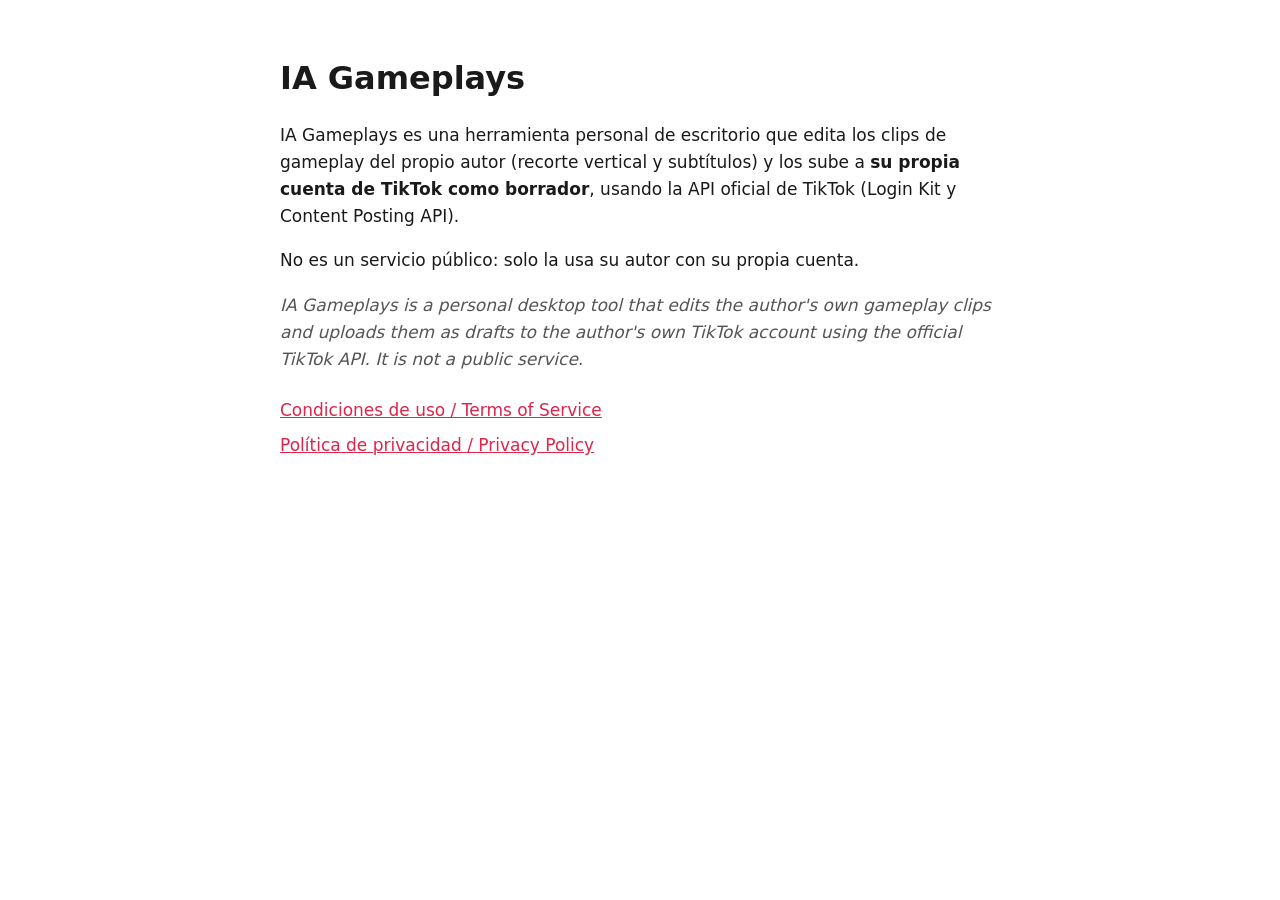
<file: index.html>
<!doctype html>
<html lang="es">
<head>
<meta charset="utf-8">
<meta name="viewport" content="width=device-width, initial-scale=1">
<title>IA Gameplays</title>
<link rel="stylesheet" href="estilo.css">
</head>
<body>
<main>
  <h1>IA Gameplays</h1>
  <p>IA Gameplays es una herramienta personal de escritorio que edita los clips de gameplay del propio autor
  (recorte vertical y subtítulos) y los sube a <strong>su propia cuenta de TikTok como borrador</strong>,
  usando la API oficial de TikTok (Login Kit y Content Posting API).</p>
  <p>No es un servicio público: solo la usa su autor con su propia cuenta.</p>
  <p lang="en"><em>IA Gameplays is a personal desktop tool that edits the author's own gameplay clips and uploads
  them as drafts to the author's own TikTok account using the official TikTok API. It is not a public service.</em></p>
  <nav>
    <a href="terminos.html">Condiciones de uso / Terms of Service</a>
    <a href="privacidad.html">Política de privacidad / Privacy Policy</a>
  </nav>
</main>
</body>
</html>
</file>
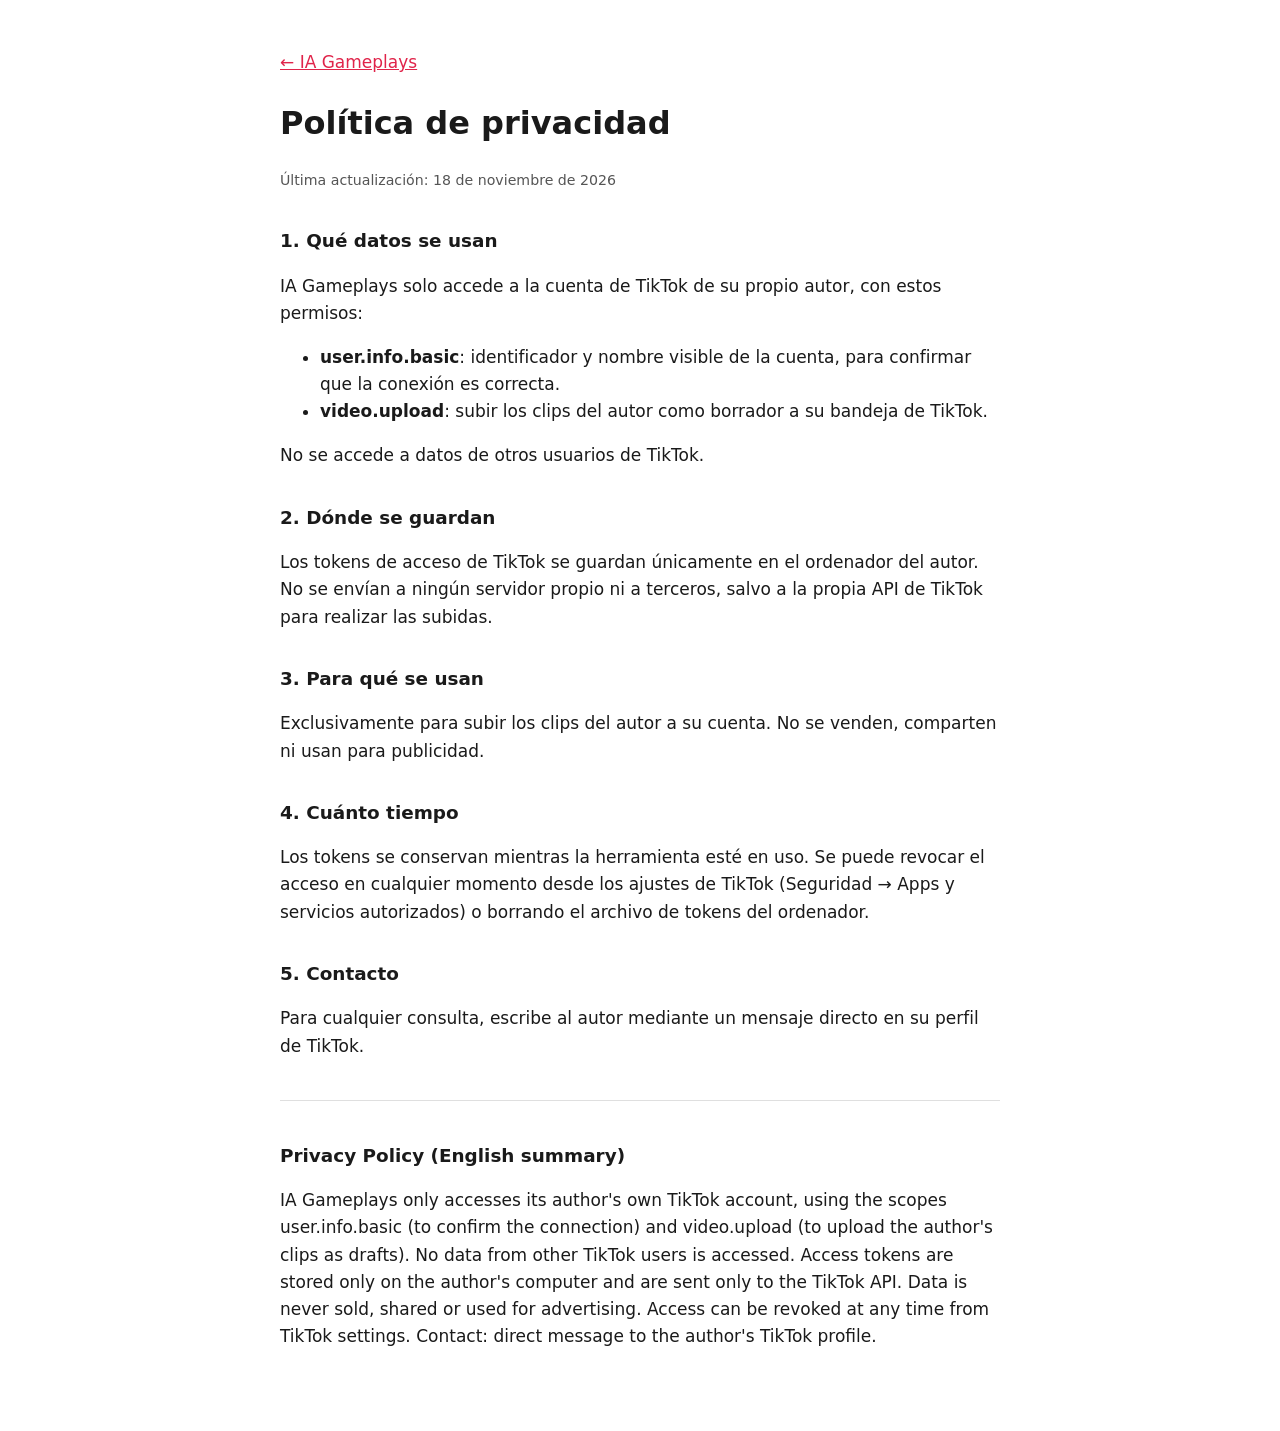
<file: privacidad.html>
<!doctype html>
<html lang="es">
<head>
<meta charset="utf-8">
<meta name="viewport" content="width=device-width, initial-scale=1">
<title>Política de privacidad – IA Gameplays</title>
<link rel="stylesheet" href="estilo.css">
</head>
<body>
<main>
  <p><a href="index.html">← IA Gameplays</a></p>
  <h1>Política de privacidad</h1>
  <p><small>Última actualización: 18 de noviembre de 2026</small></p>

  <h2>1. Qué datos se usan</h2>
  <p>IA Gameplays solo accede a la cuenta de TikTok de su propio autor, con estos permisos:</p>
  <ul>
    <li><strong>user.info.basic</strong>: identificador y nombre visible de la cuenta, para confirmar que la conexión es correcta.</li>
    <li><strong>video.upload</strong>: subir los clips del autor como borrador a su bandeja de TikTok.</li>
  </ul>
  <p>No se accede a datos de otros usuarios de TikTok.</p>

  <h2>2. Dónde se guardan</h2>
  <p>Los tokens de acceso de TikTok se guardan únicamente en el ordenador del autor. No se envían a ningún servidor propio
  ni a terceros, salvo a la propia API de TikTok para realizar las subidas.</p>

  <h2>3. Para qué se usan</h2>
  <p>Exclusivamente para subir los clips del autor a su cuenta. No se venden, comparten ni usan para publicidad.</p>

  <h2>4. Cuánto tiempo</h2>
  <p>Los tokens se conservan mientras la herramienta esté en uso. Se puede revocar el acceso en cualquier momento desde
  los ajustes de TikTok (Seguridad → Apps y servicios autorizados) o borrando el archivo de tokens del ordenador.</p>

  <h2>5. Contacto</h2>
  <p>Para cualquier consulta, escribe al autor mediante un mensaje directo en su perfil de TikTok.</p>

  <hr>
  <h2 lang="en">Privacy Policy (English summary)</h2>
  <p lang="en">IA Gameplays only accesses its author's own TikTok account, using the scopes user.info.basic (to confirm the connection)
  and video.upload (to upload the author's clips as drafts). No data from other TikTok users is accessed. Access tokens are stored only
  on the author's computer and are sent only to the TikTok API. Data is never sold, shared or used for advertising. Access can be revoked
  at any time from TikTok settings. Contact: direct message to the author's TikTok profile.</p>
</main>
</body>
</html>
</file>
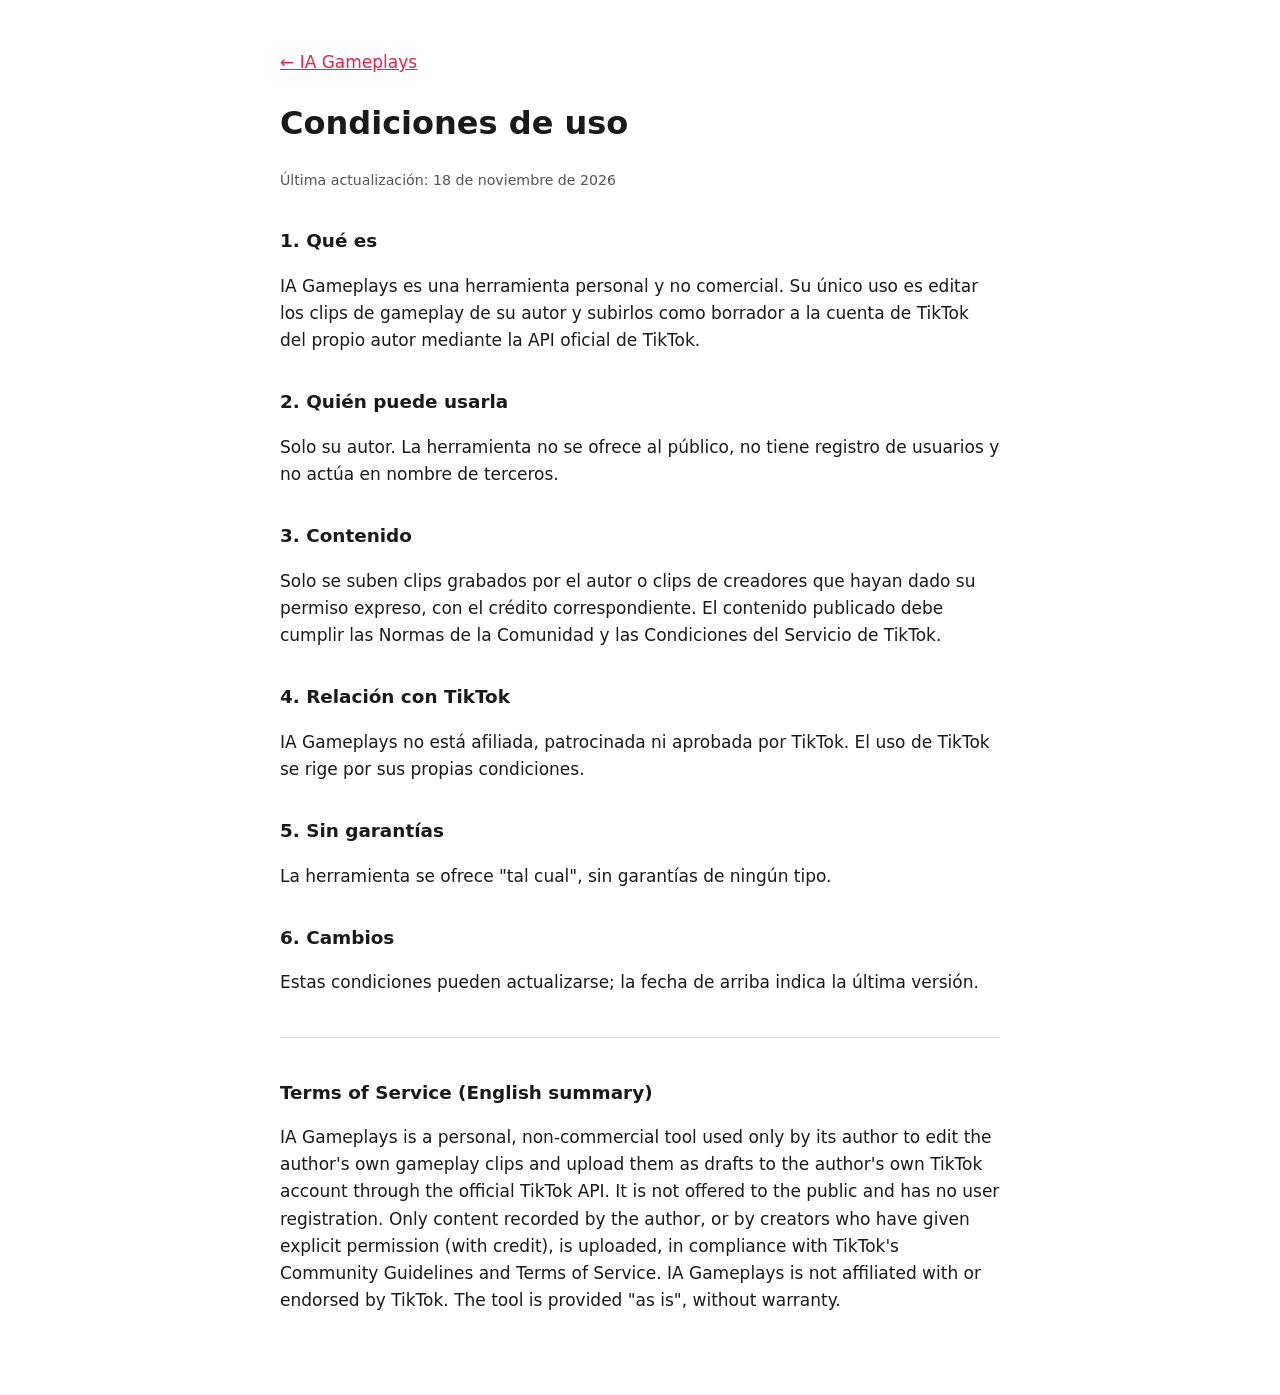
<file: terminos.html>
<!doctype html>
<html lang="es">
<head>
<meta charset="utf-8">
<meta name="viewport" content="width=device-width, initial-scale=1">
<title>Condiciones de uso – IA Gameplays</title>
<link rel="stylesheet" href="estilo.css">
</head>
<body>
<main>
  <p><a href="index.html">← IA Gameplays</a></p>
  <h1>Condiciones de uso</h1>
  <p><small>Última actualización: 18 de noviembre de 2026</small></p>

  <h2>1. Qué es</h2>
  <p>IA Gameplays es una herramienta personal y no comercial. Su único uso es editar los clips de gameplay
  de su autor y subirlos como borrador a la cuenta de TikTok del propio autor mediante la API oficial de TikTok.</p>

  <h2>2. Quién puede usarla</h2>
  <p>Solo su autor. La herramienta no se ofrece al público, no tiene registro de usuarios y no actúa en nombre de terceros.</p>

  <h2>3. Contenido</h2>
  <p>Solo se suben clips grabados por el autor o clips de creadores que hayan dado su permiso expreso, con el crédito correspondiente.
  El contenido publicado debe cumplir las Normas de la Comunidad y las Condiciones del Servicio de TikTok.</p>

  <h2>4. Relación con TikTok</h2>
  <p>IA Gameplays no está afiliada, patrocinada ni aprobada por TikTok. El uso de TikTok se rige por sus propias condiciones.</p>

  <h2>5. Sin garantías</h2>
  <p>La herramienta se ofrece "tal cual", sin garantías de ningún tipo.</p>

  <h2>6. Cambios</h2>
  <p>Estas condiciones pueden actualizarse; la fecha de arriba indica la última versión.</p>

  <hr>
  <h2 lang="en">Terms of Service (English summary)</h2>
  <p lang="en">IA Gameplays is a personal, non-commercial tool used only by its author to edit the author's own gameplay clips
  and upload them as drafts to the author's own TikTok account through the official TikTok API. It is not offered to the public
  and has no user registration. Only content recorded by the author, or by creators who have given explicit permission (with credit),
  is uploaded, in compliance with TikTok's Community Guidelines and Terms of Service. IA Gameplays is not affiliated with or endorsed by TikTok.
  The tool is provided "as is", without warranty.</p>
</main>
</body>
</html>
</file>
<file: estilo.css>
:root { --fondo: #ffffff; --texto: #1a1a1a; --suave: #555; --acento: #e0244a; }
@media (prefers-color-scheme: dark) { :root { --fondo: #121212; --texto: #ececec; --suave: #aaa; --acento: #ff4d6d; } }
body { margin: 0; background: var(--fondo); color: var(--texto); font: 17px/1.6 system-ui, -apple-system, "Segoe UI", Arial, sans-serif; }
main { max-width: 720px; margin: 0 auto; padding: 32px 16px 64px; }
h1 { font-size: 2rem; margin-bottom: .2em; }
h2 { font-size: 1.15rem; margin-top: 1.8em; }
a { color: var(--acento); }
small, em { color: var(--suave); }
nav { display: flex; flex-direction: column; gap: 8px; margin-top: 24px; }
hr { border: 0; border-top: 1px solid #8884; margin: 40px 0; }
</file>
